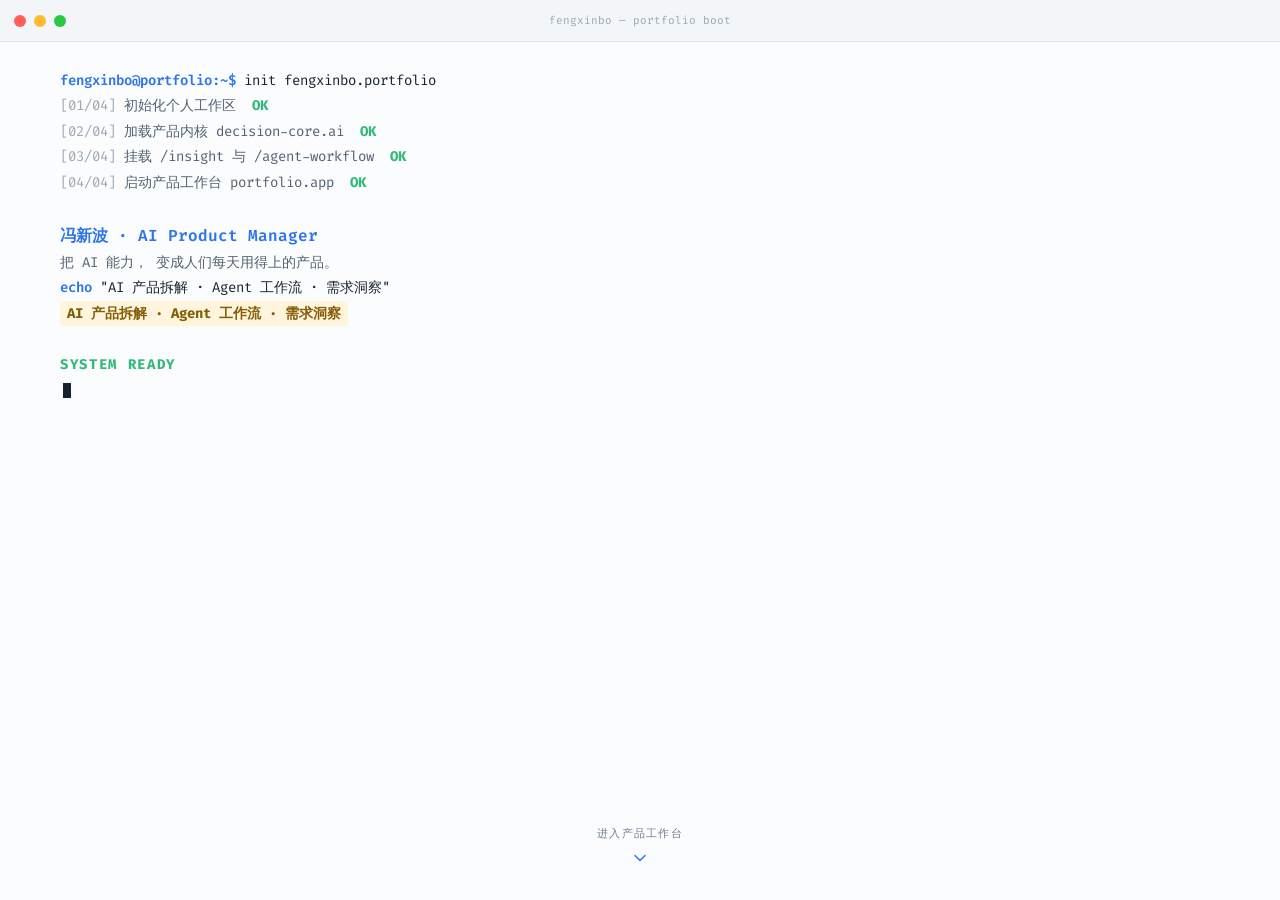
<file: index.html>
<!doctype html>
<html lang="zh-CN">
  <head>
    <meta charset="UTF-8" />
    <meta name="viewport" content="width=device-width, initial-scale=1.0" />
    <meta name="description" content="冯新波 · AI 产品经理 · 把 AI 能力，变成人们每天用得上的产品" />
    <meta name="theme-color" content="#f4f7f9" />
    <title>冯新波 · AI Product Manager</title>
    <link rel="preconnect" href="https://fonts.googleapis.com" />
    <link rel="preconnect" href="https://fonts.gstatic.com" crossorigin />
    <link href="https://fonts.googleapis.com/css2?family=Fira+Code:wght@400;500;600;700&family=Inter:wght@400;500;600;700&family=Kalam:wght@700&family=Noto+Sans+SC:wght@400;500;600;700&display=swap" rel="stylesheet" />
    <link rel="stylesheet" href="styles.css" />
  </head>
  <body>
    <a class="skip-link" href="#workspace-stage">跳到个人主页</a>

    <section class="terminal" id="terminal" aria-label="个人主页启动界面">
      <div class="terminal-titlebar">
        <div class="traffic-lights" aria-hidden="true"><i class="traffic-light red"></i><i class="traffic-light yellow"></i><i class="traffic-light green"></i></div>
        <p>fengxinbo — portfolio boot</p>
        <button class="terminal-skip" id="skip-boot" type="button">跳过启动</button>
      </div>
      <div class="terminal-body" id="terminal-body" aria-live="polite">
        <div id="boot-log"></div><span class="terminal-cursor" aria-hidden="true"></span>
      </div>
      <div class="boot-cta" id="boot-cta">
        <button id="enter-workspace" type="button"><span>进入产品工作台</span><svg width="20" height="20" viewBox="0 0 24 24" aria-hidden="true"><path d="m6 9 6 6 6-6" /></svg></button>
      </div>
    </section>

    <div class="wallpaper" aria-hidden="true"></div>

    <div class="site-shell" id="workspace">
      <header class="os-header">
        <button class="os-mark" type="button" data-open-view="about" aria-label="返回关于页面"><span id="site-handle">fengxinbo</span><i aria-hidden="true"></i></button>
        <p class="os-context" id="os-context">AI PRODUCT MANAGER / ABOUT</p>
      </header>

      <div class="os-layout">
        <nav class="os-sidebar" aria-label="个人主页导航">
          <button class="is-active" type="button" data-view="about" aria-controls="view-about" aria-current="page"><span class="nav-icon" aria-hidden="true"><svg viewBox="0 0 24 24"><circle cx="12" cy="8" r="3.2" /><path d="M5.8 19c.7-3.4 2.8-5.2 6.2-5.2s5.5 1.8 6.2 5.2" /></svg></span><span>ABOUT</span></button>
          <button type="button" data-view="work" aria-controls="view-work"><span class="nav-icon" aria-hidden="true"><svg viewBox="0 0 24 24"><rect x="4" y="6" width="16" height="12" rx="2" /><path d="M9 6V4.8h6V6M4 11h16" /></svg></span><span>WORK</span></button>
          <button type="button" data-view="notes" aria-controls="view-notes"><span class="nav-icon" aria-hidden="true"><svg viewBox="0 0 24 24"><path d="M6 4h9l3 3v13H6z" /><path d="M14 4v4h4M9 12h6M9 16h5" /></svg></span><span>NOTES</span></button>
          <button type="button" data-view="contact" aria-controls="view-contact"><span class="nav-icon" aria-hidden="true"><svg viewBox="0 0 24 24"><path d="M4 6h16v12H4z" /><path d="m5 7 7 6 7-6" /></svg></span><span>CONTACT</span></button>
        </nav>

        <main class="main-window">
          <div class="window-titlebar">
            <div class="traffic-lights" aria-hidden="true"><i class="traffic-light red"></i><i class="traffic-light yellow"></i><i class="traffic-light green"></i></div>
            <p class="window-path" id="window-path">~/portfolio/about</p>
            <span class="window-state" aria-label="窗口已打开"><svg width="14" height="14" viewBox="0 0 24 24" aria-hidden="true"><path d="M5 12h14" /></svg></span>
          </div>

          <div class="workspace-stage" id="workspace-stage">
            <section class="workspace-view about-view is-active" id="view-about" data-view-panel="about" aria-labelledby="about-title">
              <div class="identity-panel">
                <div class="portrait-rig" id="portrait-rig">
                  <svg class="portrait-rope" viewBox="0 0 104 166" preserveAspectRatio="none" aria-hidden="true"><path d="M52 -86 C52 -48 52 -24 52 0" /></svg>
                  <div class="portrait-drag-layer" id="portrait-drag-layer" aria-label="可拖动的个人头像卡">
                    <span class="portrait-clip" aria-hidden="true"><svg width="25" height="30" viewBox="0 0 25 30"><path d="M7 9.5V6.8a5.5 5.5 0 0 1 11 0v12.5a7.2 7.2 0 0 1-14.4 0V7.6" /></svg></span>
                    <figure class="portrait-card"><img id="profile-avatar" src="assets/profile-avatar.jpg" alt="冯新波个人头像" /><figcaption id="profile-avatar-caption">FENG XINBO / AI PM</figcaption></figure>
                  </div>
                </div>
                <p class="section-kicker" id="profile-label">PROFILE / 2026</p>
                <h1 id="about-title">冯新波</h1>
                <p class="role-title" id="profile-role">AI 产品经理</p>
                <span class="identity-rule" aria-hidden="true"></span>
                <p class="hero-statement" id="profile-statement">把 AI 能力，<br />变成人们每天用得上的产品。</p>
                <p class="proof-line"><svg width="16" height="16" viewBox="0 0 24 24" aria-hidden="true"><path d="m5 12 4 4 10-10" /></svg><span id="profile-skills">AI 产品拆解 · Agent 工作流 · 需求洞察</span></p>
                <p class="handwritten-formula" id="profile-formula" aria-label="技术理解乘用户洞察乘商业判断"><span>技术理解</span><b>×</b><span>用户洞察</span><b>×</b><span>商业判断</span></p>
                <div class="hero-actions">
                  <button class="primary-action" type="button" data-open-view="work"><span id="work-action-label">查看产品案例</span> <svg width="17" height="17" viewBox="0 0 24 24" aria-hidden="true"><path d="M5 12h14M14 7l5 5-5 5" /></svg></button>
                  <button class="text-action" type="button" data-open-view="notes"><span id="notes-action-label">阅读最新文章</span> →</button>
                </div>
              </div>

              <div class="decision-system">
                <div class="system-heading"><span></span><h2 id="decision-heading">PRODUCT DECISION SYSTEM</h2><span></span></div>
                <div class="decision-network">
                  <div class="decision-core" aria-hidden="true"><svg width="37" height="37" viewBox="0 0 24 24"><path d="M9 4h6v3h3v5h-3v3H9v-3H6V7h3z" /><path d="M10 18h4M12 15v3" /></svg><strong id="decision-center-title">产品定义</strong><small id="decision-center-label">DECISION CORE</small></div>
                  <button class="decision-lane is-selected" type="button" data-lane="scene" aria-pressed="true">
                    <span class="map-node"><i class="node-icon"><svg viewBox="0 0 24 24"><circle cx="12" cy="8" r="3" /><path d="M5 19c.8-3.7 3.1-5.6 7-5.6s6.2 1.9 7 5.6" /></svg></i><span><small>INPUT 01</small><strong>用户场景</strong></span></span><i class="signal-path" aria-hidden="true">›</i><span></span><i class="signal-path reverse" aria-hidden="true">›</i><span class="map-node"><i class="node-icon"><svg viewBox="0 0 24 24"><path d="M4 17 9 12l3 3 7-8" /><path d="M15 7h4v4" /></svg></i><span><small>OUTPUT 01</small><strong>可用体验</strong></span></span>
                  </button>
                  <button class="decision-lane lane-green" type="button" data-lane="agent" aria-pressed="false">
                    <span class="map-node"><i class="node-icon"><svg viewBox="0 0 24 24"><rect x="5" y="7" width="14" height="11" rx="3" /><path d="M9 11h.01M15 11h.01M9 15h6M12 4v3" /></svg></i><span><small>INPUT 02</small><strong>模型能力</strong></span></span><i class="signal-path" aria-hidden="true">›</i><span></span><i class="signal-path reverse" aria-hidden="true">›</i><span class="map-node"><i class="node-icon"><svg viewBox="0 0 24 24"><circle cx="6" cy="12" r="2" /><circle cx="18" cy="6" r="2" /><circle cx="18" cy="18" r="2" /><path d="m8 11 8-4M8 13l8 4" /></svg></i><span><small>OUTPUT 02</small><strong>Agent 工作流</strong></span></span>
                  </button>
                  <button class="decision-lane lane-amber" type="button" data-lane="value" aria-pressed="false">
                    <span class="map-node"><i class="node-icon"><svg viewBox="0 0 24 24"><circle cx="12" cy="12" r="8" /><circle cx="12" cy="12" r="3" /><path d="M12 2v3M22 12h-3" /></svg></i><span><small>INPUT 03</small><strong>业务目标</strong></span></span><i class="signal-path" aria-hidden="true">›</i><span></span><i class="signal-path reverse" aria-hidden="true">›</i><span class="map-node"><i class="node-icon"><svg viewBox="0 0 24 24"><path d="m5 12 4 4L19 6" /></svg></i><span><small>OUTPUT 03</small><strong>可验证价值</strong></span></span>
                  </button>
                </div>
                <p class="decision-explainer" id="decision-explainer"><svg width="16" height="16" viewBox="0 0 24 24" aria-hidden="true"><path d="m5 12 4 4 10-10" /></svg><span>从真实场景出发，找到值得解决的问题，再定义用户能理解、能控制的体验。</span></p>
              </div>
            </section>

            <section class="workspace-view work-view" id="view-work" data-view-panel="work" aria-labelledby="work-title">
              <div class="detail-heading"><p class="section-kicker" id="work-kicker">SELECTED WORK</p><h1 id="work-title">AI 产品、工具与持续实践</h1><p id="work-description">把判断变成可以运行、可以验证、可以继续迭代的产品与内容。</p><a class="inline-link" id="work-overview-link" href="https://github.com/fengxinbo558" target="_blank" rel="noopener"><span>查看 GitHub 全部项目</span> ↗</a></div>
              <div class="work-browser">
                <div class="work-list" id="work-list" role="tablist" aria-label="项目列表">
                  <button class="is-selected" type="button" role="tab" data-project="sound" aria-selected="true" aria-controls="project-sound"><span>01</span><strong>声音导演</strong><svg viewBox="0 0 24 24" aria-hidden="true"><path d="M5 12h14M14 7l5 5-5 5" /></svg></button>
                  <button type="button" role="tab" data-project="github" aria-selected="false" aria-controls="project-github" tabindex="-1"><span>02</span><strong>GitHub 开源主页</strong><svg viewBox="0 0 24 24" aria-hidden="true"><path d="M5 12h14M14 7l5 5-5 5" /></svg></button>
                  <button type="button" role="tab" data-project="channel" aria-selected="false" aria-controls="project-channel" tabindex="-1"><span>03</span><strong>AI 超人强</strong><svg viewBox="0 0 24 24" aria-hidden="true"><path d="M5 12h14M14 7l5 5-5 5" /></svg></button>
                </div>
                <div class="work-details" id="work-details">
                  <article class="project-panel is-selected" id="project-sound" data-project-panel="sound" role="tabpanel"><p class="work-meta">AI PRODUCT / OPEN SOURCE</p><h2>声音导演</h2><p>围绕声音创作与 AI 协作探索的个人项目，把创作需求转化为可执行的产品流程。</p><a class="project-link" href="https://github.com/fengxinbo558/rensheng" target="_blank" rel="noopener">查看项目 <span>↗</span></a><p class="work-status"><i></i>可公开访问</p></article>
                  <article class="project-panel" id="project-github" data-project-panel="github" role="tabpanel" hidden><p class="work-meta">BUILD IN PUBLIC</p><h2>GitHub 开源主页</h2><p>持续公开个人项目、实验与工作流，让产品思考留下可以复用和验证的版本记录。</p><a class="project-link" href="https://github.com/fengxinbo558" target="_blank" rel="noopener">访问 GitHub <span>↗</span></a><p class="work-status"><i></i>持续更新</p></article>
                  <article class="project-panel" id="project-channel" data-project-panel="channel" role="tabpanel" hidden><p class="work-meta">WRITING / AI PRODUCT</p><h2>AI 超人强</h2><p>记录 AI 产品拆解、Agent 工作流与真实使用体验，把一次判断沉淀成可讨论的公开内容。</p><a class="project-link" href="https://mp.weixin.qq.com/s/t1m4CRxeSTAquwfZ5ij9jw" target="_blank" rel="noopener">阅读公众号文章 <span>↗</span></a><p class="work-status"><i></i>持续写作</p></article>
                </div>
              </div>
            </section>

            <section class="workspace-view notes-view" id="view-notes" data-view-panel="notes" aria-labelledby="notes-title">
              <div class="detail-heading"><p class="section-kicker" id="notes-kicker">PUBLIC NOTES</p><h1 class="notes-title" id="notes-title">关于 AI 产品的公开笔记</h1><p id="notes-description">从产品入口、知识管理到 AI 分身，记录判断形成的过程。</p><button class="text-action notes-contact" type="button" data-open-view="contact"><span id="notes-contact-label">交流一个具体问题</span> →</button></div>
              <div class="notes-grid" id="notes-grid">
                <a class="note-card" href="https://mp.weixin.qq.com/s/vXqV_QBgE5vNep-U0-KMqw" target="_blank" rel="noopener"><span class="note-cover cover-entry" aria-hidden="true"><i>DEFAULT<br />ENTRY</i><b>CHAT<br />→ WORK</b></span><span class="note-card-body"><small>01 / AI 产品 · 2026.08</small><strong>ChatGPT 不想只和你聊天了：它正在争夺工作的默认入口</strong><span class="note-link">阅读原文 ↗</span></span></a>
                <a class="note-card" href="https://mp.weixin.qq.com/s/Qb1ArAg-xoccDqcfecveEQ" target="_blank" rel="noopener"><span class="note-cover cover-knowledge" aria-hidden="true"><i>FILES</i><b>≠</b><i>KNOWLEDGE</i></span><span class="note-card-body"><small>02 / 知识库 · 2026.08</small><strong>AI 知识库最大的错觉：资料可以问，不等于知识被管理了</strong><span class="note-link">阅读原文 ↗</span></span></a>
                <a class="note-card note-card-wide" href="https://mp.weixin.qq.com/s/t1m4CRxeSTAquwfZ5ij9jw" target="_blank" rel="noopener"><span class="note-cover cover-double" aria-hidden="true"><i>ME</i><span></span><i>SECOND ME</i><b>?</b></span><span class="note-card-body"><small>03 / 案例拆解 · 2026.08</small><strong>我养了一个越来越像我的 AI，最后却只敢让它做最简单的事</strong><span class="note-link">阅读原文 ↗</span></span></a>
              </div>
            </section>

            <section class="workspace-view contact-view" id="view-contact" data-view-panel="contact" aria-labelledby="contact-title">
              <div class="contact-copy"><p class="section-kicker" id="contact-kicker">OPEN CHANNEL</p><h1 id="contact-title">欢迎因为一个具体问题来找我</h1><p id="contact-description">如果你也在做 AI 产品、Agent 工作流或产品拆解，可以通过 GitHub 或公众号联系我。</p><a class="primary-action" id="contact-primary-link" href="https://github.com/fengxinbo558" target="_blank" rel="noopener"><span id="contact-primary-label">在 GitHub 找我</span> <span>↗</span></a></div>
              <div class="contact-status">
                <div class="contact-status-heading"><i></i><span id="contact-status-label">AVAILABLE FOR CONVERSATION</span></div>
                <div class="contact-channels" id="contact-channels">
                  <a href="https://github.com/fengxinbo558" target="_blank" rel="noopener"><span class="channel-icon"><svg viewBox="0 0 24 24" aria-hidden="true"><path d="M8 19c-4 1.2-4-2-5-2.5M16 21v-3.1c0-.9-.3-1.7-.9-2.2 3-.3 6.1-1.5 6.1-6.7 0-1.5-.5-2.7-1.4-3.7.1-.4.6-1.8-.1-3.7 0 0-1.1-.4-3.8 1.4a13 13 0 0 0-6.9 0C6.3 1.2 5.2 1.6 5.2 1.6c-.7 1.9-.2 3.3-.1 3.7C4.2 6.3 3.7 7.5 3.7 9c0 5.2 3.1 6.4 6.1 6.7-.5.4-.8 1-.9 1.8V21" /></svg></span><span><small>GITHUB</small><strong>@fengxinbo558</strong></span><svg viewBox="0 0 24 24" aria-hidden="true"><path d="M7 17 17 7M8 7h9v9" /></svg></a>
                  <a href="https://mp.weixin.qq.com/s/t1m4CRxeSTAquwfZ5ij9jw" target="_blank" rel="noopener"><span class="channel-icon"><svg viewBox="0 0 24 24" aria-hidden="true"><path d="M12.7 12.5c0 3.4-3 6.1-6.6 6.1-.7 0-1.3-.1-1.9-.3L1.5 20l.8-2.5A5.8 5.8 0 0 1 0 12.8c0-3.4 3-6.1 6.6-6.1s6.1 2.3 6.1 5.8Z" /><path d="M10.4 7.3c.9-2.1 3.2-3.6 5.9-3.6 3.5 0 6.4 2.6 6.4 5.8 0 1.7-.8 3.2-2.1 4.3l.7 2.4-2.5-1.4c-.6.2-1.2.3-1.9.3-1.9 0-3.6-.8-4.8-2" /></svg></span><span><small>WECHAT OFFICIAL ACCOUNT</small><strong>AI 超人强</strong></span><svg viewBox="0 0 24 24" aria-hidden="true"><path d="M7 17 17 7M8 7h9v9" /></svg></a>
                </div>
                <p class="response-note"><span id="contact-response-label">STATUS</span><b id="contact-response-text">优先回复具体、清楚的问题</b></p>
              </div>
            </section>
          </div>
        </main>
      </div>

      <footer class="terminal-strip"><p><b id="footer-handle">fengxinbo@portfolio</b>:~$ <span id="footer-command">open about</span></p><a class="edit-content-link" href="admin/" target="_blank" rel="noopener" aria-label="打开个人主页编辑后台">⚙ 编辑内容</a><span class="system-status"><i></i> SYSTEM ONLINE · <span id="year"></span></span></footer>
    </div>

    <noscript><style>.workspace-view{display:grid!important;border-bottom:1px solid #dce3e9}.site-shell{position:relative!important;min-height:100vh;overflow:visible!important}.workspace-stage{height:auto!important}.main-window{overflow:visible!important}</style></noscript>
    <script src="content-model.js"></script>
    <script src="script.js"></script>
  </body>
</html>
</file>
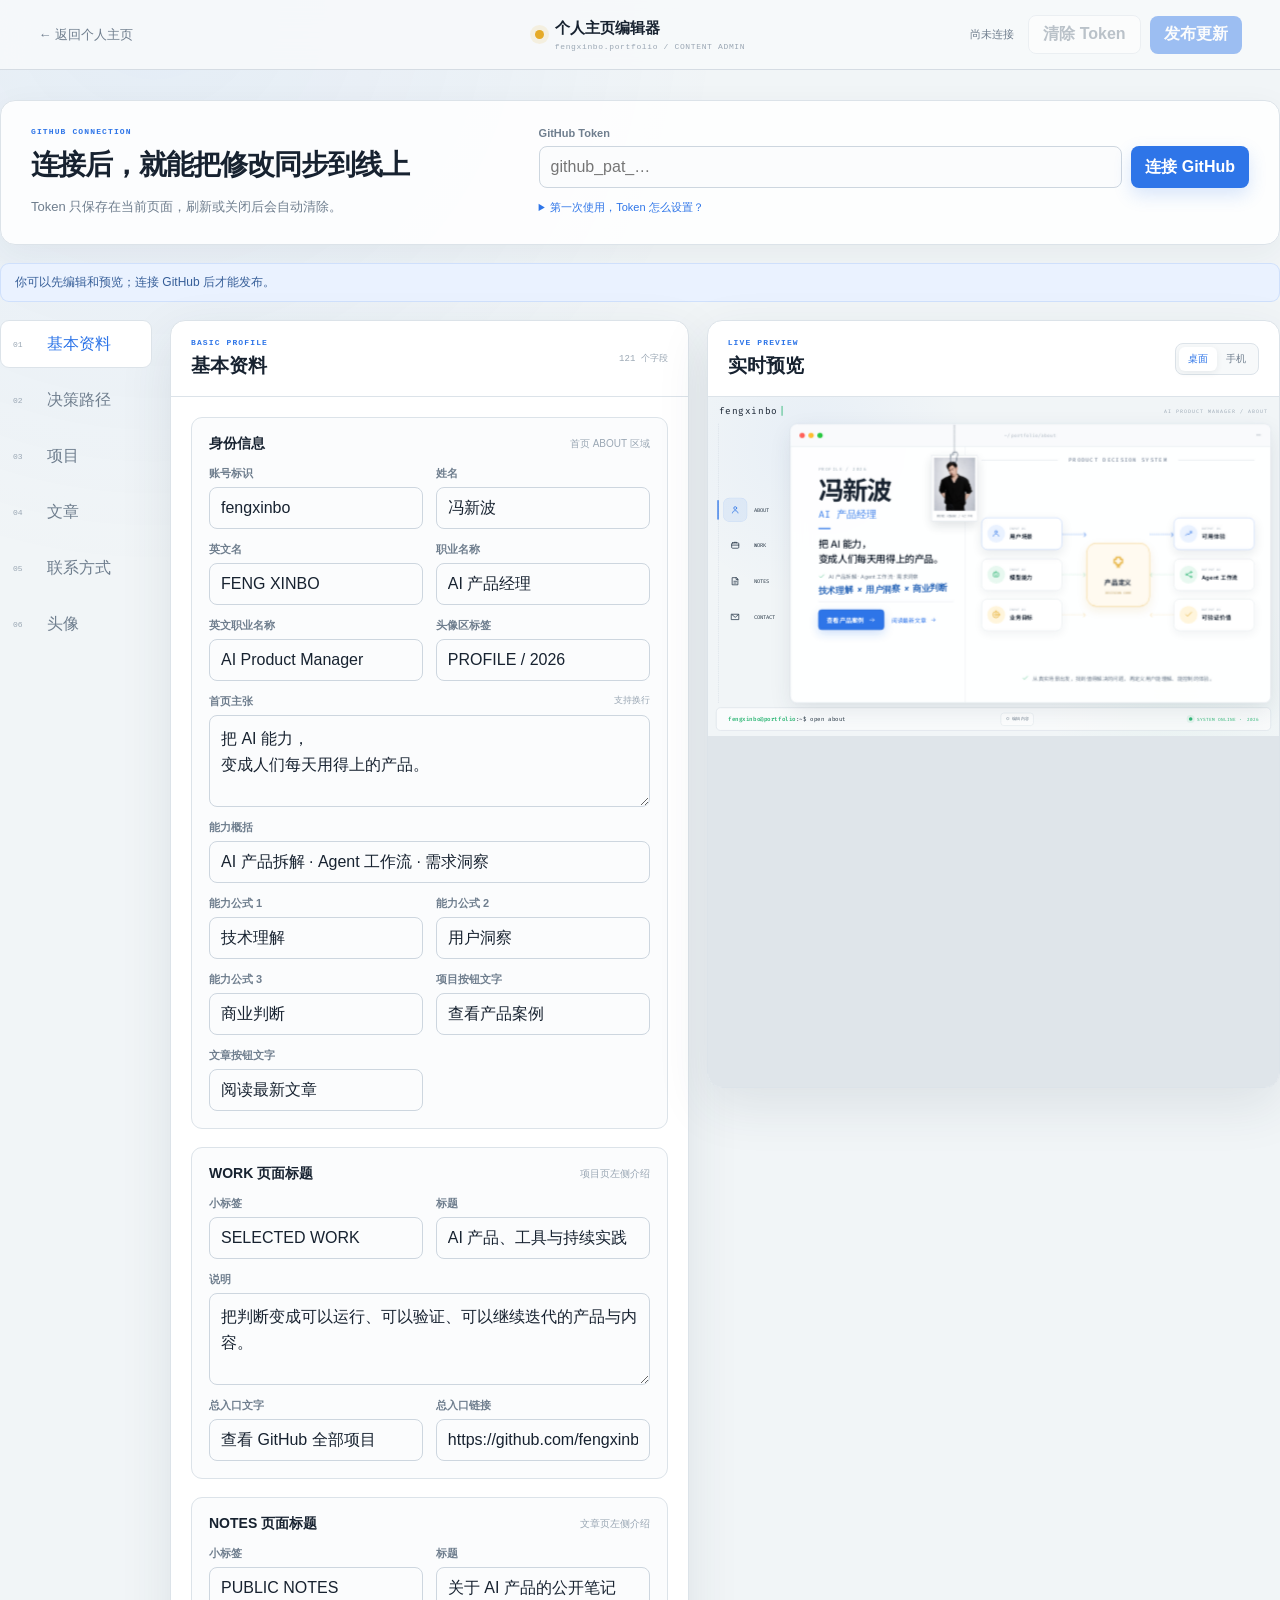
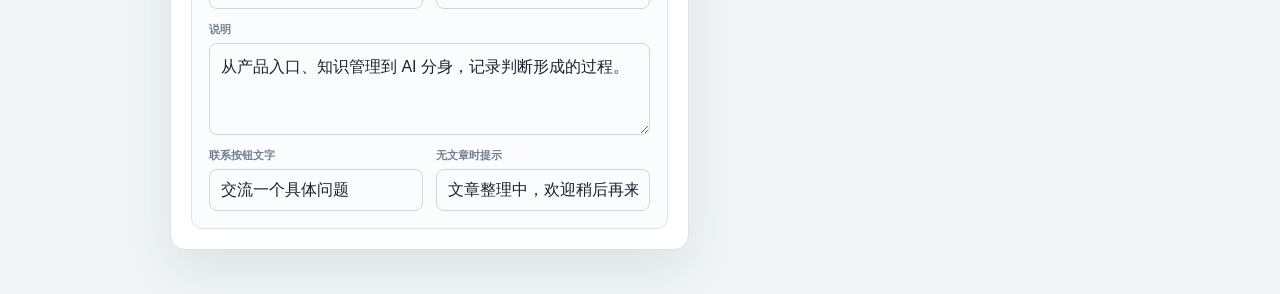
<file: admin/index.html>
<!doctype html>
<html lang="zh-CN">
  <head>
    <meta charset="UTF-8" />
    <meta name="viewport" content="width=device-width, initial-scale=1.0" />
    <meta name="description" content="冯新波个人主页可视化编辑后台" />
    <meta name="robots" content="noindex, nofollow" />
    <meta name="theme-color" content="#f4f7f9" />
    <title>编辑个人主页 · 冯新波</title>
    <link rel="stylesheet" href="admin.css" />
  </head>
  <body>
    <a class="skip-link" href="#editor">跳到内容编辑区</a>

    <header class="admin-header">
      <a class="back-link" href="../">← 返回个人主页</a>
      <div class="admin-title">
        <span class="status-dot" aria-hidden="true"></span>
        <div><strong>个人主页编辑器</strong><small>fengxinbo.portfolio / CONTENT ADMIN</small></div>
      </div>
      <div class="header-actions">
        <span class="save-state" id="save-state">正在读取内容…</span>
        <button class="quiet-button" id="clear-token" type="button" disabled>清除 Token</button>
        <button class="publish-button" id="publish" type="button" disabled>发布更新</button>
      </div>
    </header>

    <section class="connection-card" aria-labelledby="connection-title">
      <div>
        <p class="eyebrow">GITHUB CONNECTION</p>
        <h1 id="connection-title">连接后，就能把修改同步到线上</h1>
        <p>Token 只保存在当前页面，刷新或关闭后会自动清除。</p>
      </div>
      <div class="token-box">
        <label for="github-token">GitHub Token</label>
        <div class="token-row">
          <input id="github-token" type="password" placeholder="github_pat_…" autocomplete="off" autocapitalize="off" spellcheck="false" />
          <button id="connect" type="button">连接 GitHub</button>
        </div>
        <details>
          <summary>第一次使用，Token 怎么设置？</summary>
          <ol>
            <li><a href="https://github.com/settings/personal-access-tokens/new" target="_blank" rel="noopener">打开 GitHub 新建细粒度 Token</a>。</li>
            <li>仓库只选择 <code>fengxinbo558.github.io</code>。</li>
            <li>Repository permissions 里把 Contents 设为 Read and write。</li>
          </ol>
        </details>
      </div>
    </section>

    <div class="notice" id="notice" role="status" aria-live="polite">你可以先编辑和预览；连接 GitHub 后才能发布。</div>

    <main class="admin-shell">
      <nav class="editor-nav" aria-label="编辑内容分类">
        <button class="is-active" type="button" data-panel="profile"><span>01</span>基本资料</button>
        <button type="button" data-panel="decision"><span>02</span>决策路径</button>
        <button type="button" data-panel="projects"><span>03</span>项目</button>
        <button type="button" data-panel="articles"><span>04</span>文章</button>
        <button type="button" data-panel="contacts"><span>05</span>联系方式</button>
        <button type="button" data-panel="avatar"><span>06</span>头像</button>
      </nav>

      <section class="editor-card" id="editor" aria-labelledby="editor-title">
        <header class="editor-heading">
          <div><p class="eyebrow" id="editor-kicker">BASIC PROFILE</p><h2 id="editor-title">基本资料</h2></div>
          <span id="field-count"></span>
        </header>
        <div class="validation-summary" id="validation-summary" role="alert" hidden></div>
        <form id="editor-form" novalidate>
          <section class="form-panel is-active" data-form-panel="profile"></section>
          <section class="form-panel" data-form-panel="decision" hidden></section>
          <section class="form-panel" data-form-panel="projects" hidden></section>
          <section class="form-panel" data-form-panel="articles" hidden></section>
          <section class="form-panel" data-form-panel="contacts" hidden></section>
          <section class="form-panel" data-form-panel="avatar" hidden></section>
        </form>
      </section>

      <aside class="preview-card" aria-labelledby="preview-title">
        <header class="preview-heading">
          <div><p class="eyebrow">LIVE PREVIEW</p><h2 id="preview-title">实时预览</h2></div>
          <div class="preview-switch" role="group" aria-label="预览尺寸">
            <button class="is-active" type="button" data-preview-size="desktop">桌面</button>
            <button type="button" data-preview-size="mobile">手机</button>
          </div>
        </header>
        <div class="preview-viewport" id="preview-viewport">
          <iframe id="site-preview" title="个人主页实时预览" src="../?preview=1"></iframe>
        </div>
      </aside>
    </main>

    <section class="publish-drawer" id="publish-drawer" aria-labelledby="publish-title" hidden>
      <div>
        <p class="eyebrow">PUBLISH UPDATE</p>
        <h2 id="publish-title">确认发布这次修改</h2>
        <p>发布后 GitHub Pages 通常需要一点时间同步。</p>
      </div>
      <label for="commit-message">本次更新说明（可选）</label>
      <input id="commit-message" maxlength="120" placeholder="例如：更新项目与联系方式" />
      <div class="drawer-actions">
        <button class="quiet-button" id="cancel-publish" type="button">取消</button>
        <button class="publish-button" id="confirm-publish" type="button">确认发布</button>
      </div>
    </section>
    <div class="drawer-backdrop" id="drawer-backdrop" hidden></div>

    <script src="../content-model.js"></script>
    <script src="admin.js"></script>
  </body>
</html>
</file>
<file: styles.css>
:root {
  --paper: #f4f7f9;
  --surface: rgba(255, 255, 255, .93);
  --surface-solid: #fff;
  --ink: #172230;
  --muted: #6f7e8e;
  --faint: #9aa7b4;
  --line: #dce3e9;
  --line-strong: #cdd6df;
  --blue: #2e75e8;
  --blue-soft: #eaf2ff;
  --green: #33b879;
  --green-soft: #e8f8f0;
  --amber: #e5aa27;
  --amber-soft: #fff5dc;
  --shadow: 0 18px 52px rgba(39, 58, 78, .1);
  --mono: "Fira Code", "SFMono-Regular", Menlo, Consolas, "PingFang SC", monospace;
  --sans: Inter, "Noto Sans SC", -apple-system, BlinkMacSystemFont, "Segoe UI", sans-serif;
  --hand: Kalam, "Marker Felt", "Comic Sans MS", cursive;
  --ease: cubic-bezier(.2, .78, .25, 1);
}

*, *::before, *::after { box-sizing: border-box; }
* { margin: 0; padding: 0; }
html, body { width: 100%; min-height: 100%; }
html { background: var(--paper); }
body {
  overflow: hidden;
  background: var(--paper);
  color: var(--ink);
  font-family: var(--sans);
  -webkit-font-smoothing: antialiased;
  text-rendering: optimizeLegibility;
}
button, a { color: inherit; font: inherit; }
button { border: 0; }
a { text-decoration: none; }
img { display: block; max-width: 100%; }
svg { fill: none; stroke: currentColor; stroke-linecap: round; stroke-linejoin: round; stroke-width: 1.7; }
[hidden] { display: none !important; }
::selection { background: #cfe0fb; color: var(--ink); }
:focus-visible { outline: 3px solid rgba(46, 117, 232, .3); outline-offset: 3px; }

.skip-link {
  position: fixed;
  z-index: 1000;
  top: 10px;
  left: 10px;
  padding: 10px 14px;
  border-radius: 8px;
  background: var(--ink);
  color: #fff;
  visibility: hidden;
  transform: translateY(-150%);
  transition: transform .2s ease, visibility 0s linear .2s;
}
.skip-link:focus { visibility: visible; transform: translateY(0); transition-delay: 0s; }

.wallpaper {
  position: fixed;
  inset: 0;
  background:
    radial-gradient(circle at 18% 14%, rgba(46, 117, 232, .05), transparent 28%),
    radial-gradient(circle at 82% 86%, rgba(51, 184, 121, .045), transparent 24%),
    #f1f5f7;
}

/* 启动终端 */
.terminal { display: none; }
.js .terminal {
  position: fixed;
  z-index: 100;
  inset: 0;
  display: flex;
  overflow: hidden;
  flex-direction: column;
  background: rgba(250, 252, 253, .98);
  color: #243142;
  font-family: var(--mono);
  transition: opacity .65s ease, transform .72s var(--ease), filter .65s ease, visibility 0s linear .72s;
}
.terminal.is-leaving { opacity: 0; filter: blur(4px); transform: translateY(-26px) scale(1.018); }
.terminal.is-gone { visibility: hidden; pointer-events: none; }
.terminal-titlebar {
  display: grid;
  height: 42px;
  flex: none;
  grid-template-columns: 1fr auto 1fr;
  align-items: center;
  padding: 0 14px;
  border-bottom: 1px solid var(--line);
  background: rgba(244, 247, 249, .92);
}
.terminal-titlebar > p { color: var(--faint); font-size: 11px; }
.terminal-skip {
  justify-self: end;
  padding: 6px 8px;
  border-radius: 6px;
  background: transparent;
  color: var(--muted);
  cursor: pointer;
  font-size: 10px;
}
.terminal-skip:hover { background: var(--blue-soft); color: var(--blue); }
.traffic-lights { display: flex; gap: 8px; }
.traffic-light { display: block; width: 12px; height: 12px; border-radius: 50%; }
.traffic-light.red { background: #ff5f57; }
.traffic-light.yellow { background: #febc2e; }
.traffic-light.green { background: #28c840; }
.terminal-body {
  overflow-y: auto;
  flex: 1;
  padding: 26px 28px 120px calc(28px + 4ch);
  font-size: 14px;
  line-height: 1.82;
  scrollbar-color: #d4dce4 transparent;
}
.term-line { white-space: pre-wrap; word-break: break-word; animation: boot-line .24s both; }
.term-prompt { color: var(--blue); font-weight: 600; }
.term-command { color: var(--ink); }
.term-output { color: #536273; }
.term-dim { color: var(--faint); }
.term-ok { color: var(--green); font-weight: 700; }
.term-gold { display: inline-block; padding: 0 7px; border-radius: 4px; background: var(--amber-soft); color: #835d08; font-weight: 700; }
.term-name { color: var(--blue); font-size: 16px; font-weight: 600; }
.term-ready { color: var(--green); font-weight: 700; letter-spacing: .12em; }
.terminal-cursor { display: inline-block; width: .55em; height: 1.08em; margin-left: 3px; background: var(--ink); vertical-align: middle; animation: cursor-blink 1s step-end infinite; }
.boot-cta {
  position: absolute;
  right: 0;
  bottom: 32px;
  left: 0;
  display: grid;
  justify-items: center;
  opacity: 0;
  pointer-events: none;
  transition: opacity .35s ease;
}
.boot-cta.is-ready { opacity: 1; pointer-events: auto; }
.boot-cta button { display: grid; justify-items: center; gap: 7px; background: transparent; color: var(--muted); cursor: pointer; font-family: var(--mono); font-size: 11px; letter-spacing: .11em; }
.boot-cta button:hover { color: var(--blue); }
.boot-cta svg { color: var(--blue); animation: cta-float 1.5s ease-in-out infinite; }

/* 桌面外壳 */
.site-shell {
  position: fixed;
  z-index: 10;
  inset: 0;
  display: grid;
  grid-template-rows: 44px minmax(0, 1fr) 60px;
  gap: 14px;
  padding: 20px 22px 18px;
}
.js .site-shell {
  visibility: hidden;
  opacity: 0;
  pointer-events: none;
  transform: translateY(16px) scale(.992);
  transition: opacity .52s ease, transform .7s var(--ease), visibility 0s linear .7s;
}
.js .site-shell.is-primed { visibility: visible; transition-delay: 0s; }
.js .site-shell.is-live { opacity: 1; pointer-events: auto; transform: none; }
.os-header { display: flex; align-items: center; justify-content: space-between; padding: 0 6px; }
.os-mark { display: inline-flex; align-items: center; gap: 9px; background: transparent; cursor: pointer; font-family: var(--mono); font-size: 21px; letter-spacing: .08em; }
.os-mark i { width: 2px; height: 22px; background: var(--green); animation: cursor-blink 1.1s step-end 4; }
.os-context { color: var(--faint); font-family: var(--mono); font-size: 11px; letter-spacing: .18em; }
.os-layout { display: grid; min-height: 0; grid-template-columns: 148px minmax(0, 1fr); gap: 18px; }
.os-sidebar { position: relative; display: flex; flex-direction: column; justify-content: center; gap: 16px; }
.os-sidebar::before { position: absolute; top: 0; bottom: 0; left: 5px; border-left: 1px dashed var(--line-strong); content: ""; }
.os-sidebar button {
  position: relative;
  display: grid;
  min-height: 58px;
  grid-template-columns: 54px 1fr;
  align-items: center;
  gap: 14px;
  padding: 5px 4px 5px 16px;
  background: transparent;
  color: #263544;
  cursor: pointer;
  font-family: var(--mono);
  font-size: 12px;
  text-align: left;
  transition: color .2s ease, transform .2s ease;
}
.os-sidebar button::before { position: absolute; left: 3px; width: 3px; height: 0; border-radius: 3px; background: var(--blue); content: ""; transition: height .22s ease; }
.os-sidebar button:hover { color: var(--blue); transform: translateX(2px); }
.os-sidebar button.is-active::before { height: 44px; }
.nav-icon { display: grid; width: 54px; height: 54px; place-items: center; border: 1px solid transparent; border-radius: 14px; color: #253647; transition: color .2s ease, background .2s ease, border-color .2s ease; }
.nav-icon svg { width: 24px; height: 24px; }
.os-sidebar button.is-active .nav-icon { border-color: rgba(46, 117, 232, .12); background: rgba(46, 117, 232, .08); color: var(--blue); }
.main-window { min-width: 0; min-height: 0; overflow: hidden; border: 1px solid var(--line-strong); border-radius: 15px; background: var(--surface); box-shadow: var(--shadow); backdrop-filter: blur(22px) saturate(110%); }
.window-titlebar { display: grid; height: 50px; grid-template-columns: 1fr auto 1fr; align-items: center; padding: 0 20px; border-bottom: 1px solid var(--line); background: rgba(248, 250, 252, .86); }
.window-path { color: var(--faint); font-family: var(--mono); font-size: 10px; letter-spacing: .08em; }
.window-state { justify-self: end; color: var(--muted); }
.workspace-stage { height: calc(100% - 50px); min-height: 0; }
.workspace-view { display: none; height: 100%; min-height: 0; animation: view-swap .44s var(--ease) both; }
.workspace-view.is-active { display: grid; }

/* About */
.about-view { grid-template-columns: minmax(350px, .86fr) minmax(540px, 1.5fr); }
.identity-panel { position: relative; display: flex; min-width: 0; flex-direction: column; justify-content: flex-start; padding: 80px 26px 38px 62px; border-right: 1px solid rgba(220, 227, 233, .72); }
.section-kicker { margin-bottom: 12px; color: var(--faint); font-family: var(--mono); font-size: 10px; letter-spacing: .18em; }
.identity-panel h1 { max-width: 270px; font-size: clamp(46px, 4.45vw, 66px); font-weight: 700; line-height: 1.04; letter-spacing: -.05em; }
.role-title { margin-top: 11px; color: var(--blue); font-family: var(--mono); font-size: clamp(18px, 1.7vw, 22px); letter-spacing: .02em; }
.identity-rule { width: 28px; height: 3px; margin: 22px 0 24px; border-radius: 3px; background: var(--blue); }
.hero-statement { font-size: clamp(20px, 1.75vw, 25px); font-weight: 500; line-height: 1.65; letter-spacing: -.02em; white-space: pre-line; }
.proof-line { display: flex; align-items: center; gap: 8px; margin-top: 18px; color: var(--muted); font-size: 12px; }
.proof-line svg { flex: none; color: var(--green); }
.handwritten-formula { display: flex; align-items: baseline; gap: clamp(7px, .8vw, 12px); margin-top: 19px; color: #2463b7; font-family: var(--hand); font-size: clamp(18px, 1.55vw, 25px); font-weight: 700; line-height: 1; letter-spacing: -.035em; transform: rotate(-1.4deg); }
.handwritten-formula b { font-weight: 700; }
.hero-actions { display: flex; align-items: center; gap: 16px; margin-top: 22px; padding-top: 22px; border-top: 1px solid var(--line); }
.primary-action, .text-action { display: inline-flex; align-items: center; justify-content: center; gap: 9px; cursor: pointer; transition: transform .2s ease, box-shadow .2s ease, color .2s ease; }
.primary-action { min-height: 46px; padding: 0 18px; border: 1px solid #286bd2; border-radius: 8px; background: var(--blue); color: #fff; font-size: 14px; font-weight: 600; box-shadow: 0 9px 22px rgba(46, 117, 232, .22); }
.primary-action:hover { transform: translateY(-2px); box-shadow: 0 12px 28px rgba(46, 117, 232, .28); }
.text-action { background: transparent; color: var(--blue); font-size: 13px; }
.text-action:hover { transform: translateX(3px); }
.portrait-rig { position: absolute; z-index: 5; top: 27px; right: -28px; width: 104px; height: 158px; transform-origin: 50% -76px; }
.portrait-drag-layer { --portrait-x: 0px; --portrait-y: 0px; --portrait-rotation: 0deg; position: relative; width: 100%; height: 100%; cursor: grab; touch-action: none; user-select: none; will-change: transform; transform: translate3d(var(--portrait-x), var(--portrait-y), 0) rotate(var(--portrait-rotation)); transition: transform .62s cubic-bezier(.22, 1.3, .36, 1); }
.portrait-drag-layer.is-dragging { cursor: grabbing; transition: none; }
.portrait-rope { position: absolute; z-index: -1; inset: 0; width: 100%; height: 100%; overflow: visible; pointer-events: none; }
.portrait-rope path { fill: none; stroke: #87939f; stroke-width: 1.35; filter: drop-shadow(0 1px 0 rgba(255, 255, 255, .7)); }
.portrait-card { position: relative; overflow: hidden; width: 104px; height: 150px; padding: 5px 5px 25px; border: 1px solid #d6dde4; border-radius: 4px; background: #fff; box-shadow: 0 10px 24px rgba(42, 57, 72, .14); }
.portrait-card img { width: 100%; height: 119px; object-fit: cover; filter: saturate(.88) contrast(.98); }
.portrait-card.portrait-fallback::before { display: grid; width: 100%; height: 119px; place-items: center; background: var(--blue-soft); color: var(--ink); content: var(--portrait-initial, "冯"); font-size: 48px; font-weight: 700; }
.portrait-card figcaption { position: absolute; right: 8px; bottom: 7px; left: 8px; color: #6f7b87; font-family: var(--mono); font-size: 7px; letter-spacing: .05em; text-align: center; }
.portrait-clip { position: absolute; z-index: 2; top: -8px; left: 50%; color: #697786; transform: translateX(-50%) rotate(8deg); }
.site-shell.is-live .portrait-rig { animation: portrait-drop .9s cubic-bezier(.18, .82, .28, 1.08) .45s both; }
.site-shell.is-live .portrait-card { animation: portrait-swing 1.18s cubic-bezier(.2, .7, .25, 1) 1.08s both; }

.decision-system { display: flex; min-width: 0; flex-direction: column; padding: 34px clamp(24px, 2.8vw, 48px) 22px; }
.system-heading { display: grid; grid-template-columns: minmax(30px, 1fr) auto minmax(30px, 1fr); align-items: center; gap: 24px; }
.system-heading span { height: 1px; background: var(--line-strong); }
.system-heading h2 { color: #748498; font-family: var(--mono); font-size: clamp(9px, 1vw, 12px); font-weight: 500; letter-spacing: .22em; white-space: nowrap; }
.decision-network { position: relative; display: grid; min-height: 350px; flex: 1; align-content: center; gap: 24px; margin-top: 12px; }
.decision-core { position: absolute; z-index: 3; top: 50%; left: 50%; display: flex; width: 142px; height: 164px; flex-direction: column; align-items: center; justify-content: center; border: 1px solid rgba(229, 170, 39, .62); border-radius: 22px; background: #fffaf0; color: #243142; box-shadow: 0 10px 24px rgba(194, 139, 20, .12); pointer-events: none; transform: translate(-50%, -50%); }
.decision-core svg { margin-bottom: 14px; color: var(--amber); }
.decision-core strong { font-size: 15px; }
.decision-core small { margin-top: 9px; color: #af8b3e; font-family: var(--mono); font-size: 7px; letter-spacing: .08em; }
.decision-lane { --lane-color: var(--blue); --lane-soft: var(--blue-soft); display: grid; min-width: 0; grid-template-columns: minmax(126px, 1fr) minmax(22px, .3fr) 142px minmax(22px, .3fr) minmax(126px, 1fr); align-items: center; background: transparent; cursor: pointer; text-align: left; }
.decision-lane.lane-green { --lane-color: var(--green); --lane-soft: var(--green-soft); }
.decision-lane.lane-amber { --lane-color: var(--amber); --lane-soft: var(--amber-soft); }
.map-node { display: flex; min-width: 0; min-height: 82px; align-items: center; gap: 10px; padding: 10px 12px; border: 1px solid var(--line); border-radius: 13px; background: rgba(255, 255, 255, .86); box-shadow: 0 8px 22px rgba(34, 52, 70, .06); transition: border-color .22s ease, transform .22s ease, box-shadow .22s ease; }
.decision-lane:hover .map-node, .decision-lane.is-selected .map-node { border-color: color-mix(in srgb, var(--lane-color) 42%, white); }
.decision-lane.is-selected .map-node { transform: translateY(-2px); box-shadow: 0 10px 24px rgba(34, 52, 70, .1); }
.node-icon { display: grid; width: 40px; height: 40px; flex: none; place-items: center; border-radius: 50%; background: var(--lane-soft); color: var(--lane-color); }
.node-icon svg { width: 21px; height: 21px; }
.map-node > span:last-child { min-width: 0; }
.map-node small { display: block; margin-bottom: 3px; color: var(--faint); font-family: var(--mono); font-size: 7px; letter-spacing: .08em; }
.map-node strong { display: block; overflow: hidden; font-size: clamp(11px, 1vw, 14px); font-weight: 600; text-overflow: ellipsis; white-space: nowrap; }
.signal-path { display: flex; align-items: center; color: var(--lane-color); font-size: 19px; font-style: normal; opacity: .38; transition: opacity .2s ease; }
.signal-path::before { flex: 1; border-top: 1px dashed currentColor; content: ""; }
.signal-path.reverse { transform: scaleX(-1); }
.decision-lane.is-selected .signal-path { opacity: 1; animation: signal-pulse 1.2s ease-out both; }
.decision-explainer { display: flex; min-height: 44px; align-items: center; justify-content: center; gap: 9px; margin: -34px auto 32px; padding: 8px 14px; color: var(--muted); font-size: 12px; text-align: center; }
.decision-explainer svg { flex: none; color: var(--green); }
.decision-explainer.is-changing { animation: decision-copy .34s ease both; }

/* Work / Notes / Contact */
.work-view, .notes-view, .contact-view { grid-template-columns: minmax(300px, .68fr) minmax(520px, 1.35fr); align-items: center; gap: clamp(28px, 4.5vw, 76px); padding: clamp(36px, 5vw, 76px); }
.detail-heading h1, .contact-copy h1 { max-width: 520px; font-size: clamp(36px, 3.25vw, 49px); line-height: 1.23; letter-spacing: -.045em; }
.detail-heading > p:not(.section-kicker), .contact-copy > p:not(.section-kicker) { max-width: 460px; margin-top: 22px; color: var(--muted); font-size: 15px; line-height: 1.8; }
.inline-link { display: inline-flex; align-items: center; gap: 8px; margin-top: 23px; color: var(--blue); font-size: 13px; font-weight: 600; }
.inline-link:hover, .project-link:hover { text-decoration: underline; text-underline-offset: 4px; }
.work-browser { display: grid; min-height: 350px; grid-template-columns: .86fr 1fr; overflow: hidden; border: 1px solid var(--line); border-radius: 16px; background: #fbfcfd; }
.work-list { display: flex; flex-direction: column; border-right: 1px solid var(--line); }
.work-list button { display: grid; flex: 1; grid-template-columns: 32px 1fr 18px; align-items: center; gap: 12px; padding: 18px; border-bottom: 1px solid var(--line); background: transparent; cursor: pointer; text-align: left; }
.work-list button:last-child { border-bottom: 0; }
.work-list button span { color: var(--faint); font-family: var(--mono); font-size: 10px; }
.work-list button strong { font-size: 13px; font-weight: 600; }
.work-list button svg { width: 17px; color: var(--faint); }
.work-list button.is-selected { background: var(--blue-soft); color: var(--blue); }
.work-list button.is-selected svg { color: var(--blue); }
.project-arrow { color: var(--faint); font-size: 16px; }
.work-list button.is-selected .project-arrow { color: var(--blue); }
.work-details { min-width: 0; }
.project-panel { display: flex; height: 100%; flex-direction: column; justify-content: center; padding: 34px; animation: view-swap .38s ease both; }
.work-meta { color: var(--blue); font-family: var(--mono); font-size: 9px; letter-spacing: .12em; }
.project-panel h2 { margin-top: 16px; font-size: 28px; }
.project-panel > p:not(.work-meta):not(.work-status) { margin-top: 13px; color: var(--muted); font-size: 14px; line-height: 1.7; }
.project-link { display: inline-flex; align-self: flex-start; align-items: center; gap: 8px; margin-top: 25px; color: var(--blue); font-size: 12px; font-weight: 600; }
.work-status { display: flex; align-items: center; gap: 8px; margin-top: 34px; color: var(--muted); font-size: 11px; }
.work-status i, .contact-status-heading i { width: 8px; height: 8px; border-radius: 50%; background: var(--green); box-shadow: 0 0 0 5px rgba(51, 184, 121, .1); }

.notes-view { grid-template-columns: minmax(285px, .58fr) minmax(570px, 1.46fr); gap: clamp(26px, 3.8vw, 60px); padding: clamp(28px, 3.8vw, 56px); }
.notes-title { font-size: clamp(32px, 2.9vw, 44px) !important; }
.notes-contact { margin-top: 24px; }
.notes-grid { display: grid; grid-template-columns: repeat(2, minmax(0, 1fr)); gap: 13px; }
.note-card { display: flex; min-width: 0; flex-direction: column; overflow: hidden; border-top: 2px solid var(--line-strong); background: #fafcfd; transition: transform .22s ease, border-color .22s ease, background .22s ease; }
.note-card:hover { border-top-color: var(--blue); background: var(--blue-soft); transform: translateY(-3px); }
.note-card-wide { grid-column: 1 / -1; display: grid; grid-template-columns: .8fr 1.2fr; }
.note-cover { position: relative; display: flex; min-height: 112px; align-items: center; justify-content: center; overflow: hidden; background: #e9eef4; color: #27384a; font-family: var(--mono); }
.note-cover::after { position: absolute; inset: 0; background-image: radial-gradient(rgba(23, 34, 48, .15) .7px, transparent .7px); background-size: 12px 12px; content: ""; mask-image: linear-gradient(90deg, #000, transparent); }
.cover-entry { justify-content: space-around; background: linear-gradient(135deg, #dbe9ff, #f5f9ff); }
.cover-entry i, .cover-entry b { position: relative; z-index: 1; font-style: normal; font-size: 10px; line-height: 1.5; }
.cover-entry b { color: var(--blue); font-size: 16px; }
.cover-knowledge { gap: 16px; background: linear-gradient(135deg, #e6f6ee, #fbfdfc); }
.cover-knowledge i { z-index: 1; padding: 8px; border: 1px solid rgba(51, 184, 121, .28); border-radius: 6px; font-size: 9px; font-style: normal; }
.cover-knowledge b { z-index: 1; color: var(--green); font-size: 28px; }
.cover-double { gap: 13px; background: linear-gradient(135deg, #fff3d8, #fffaf0); }
.cover-double i { z-index: 1; font-size: 10px; font-style: normal; }
.cover-double > span { z-index: 1; width: 38px; border-top: 1px dashed var(--amber); }
.cover-double b { z-index: 1; color: var(--amber); font-size: 30px; }
.cover-blue { gap: 20px; background: linear-gradient(135deg, #dbe9ff, #f5f9ff); }
.cover-green { gap: 20px; background: linear-gradient(135deg, #e6f6ee, #fbfdfc); }
.cover-amber { gap: 20px; background: linear-gradient(135deg, #fff3d8, #fffaf0); }
.cover-blue i, .cover-green i, .cover-amber i,
.cover-blue b, .cover-green b, .cover-amber b { position: relative; z-index: 1; max-width: 46%; font-style: normal; white-space: pre-line; }
.cover-blue i, .cover-green i, .cover-amber i { font-size: 9px; line-height: 1.45; }
.cover-blue b, .cover-green b, .cover-amber b { font-size: 17px; line-height: 1.25; }
.cover-blue b { color: var(--blue); }
.cover-green b { color: var(--green); }
.cover-amber b { color: var(--amber); }
.note-card-body { display: flex; min-height: 116px; flex: 1; flex-direction: column; padding: 13px 15px 14px; }
.note-card-body small { color: var(--faint); font-family: var(--mono); font-size: 7px; letter-spacing: .1em; }
.note-card-body strong { margin-top: 7px; font-size: clamp(12px, .95vw, 14px); line-height: 1.48; }
.note-link { margin-top: auto; padding-top: 12px; color: var(--blue); font-size: 11px; font-weight: 600; }

.contact-view { grid-template-columns: 1fr .86fr; }
.contact-copy .primary-action { margin-top: 32px; }
.contact-status { min-height: 370px; padding: 28px; border: 1px solid var(--line); border-radius: 16px; background: #fafcfd; }
.contact-status-heading { display: flex; align-items: center; gap: 12px; color: var(--blue); }
.contact-status-heading span { color: var(--faint); font-family: var(--mono); font-size: 9px; letter-spacing: .13em; }
.contact-channels { display: grid; gap: 1px; margin-top: 23px; border-top: 1px solid var(--line); }
.contact-channels a { display: grid; min-height: 69px; grid-template-columns: 40px minmax(0, 1fr) 18px; align-items: center; gap: 13px; border-bottom: 1px solid var(--line); transition: color .2s ease, transform .2s ease; }
.contact-channels a:hover { color: var(--blue); transform: translateX(3px); }
.channel-icon { display: grid; width: 36px; height: 36px; place-items: center; border-radius: 10px; background: var(--blue-soft); color: var(--blue); }
.channel-icon svg { width: 21px; height: 21px; }
.channel-icon-text { font-family: var(--mono); font-size: 10px; font-weight: 700; }
.channel-arrow { color: var(--faint); font-size: 17px; }
.contact-channels a > span:nth-child(2) { min-width: 0; }
.contact-channels small { display: block; color: var(--faint); font-family: var(--mono); font-size: 8px; letter-spacing: .1em; }
.contact-channels strong { display: block; overflow: hidden; margin-top: 4px; font-size: 13px; text-overflow: ellipsis; white-space: nowrap; }
.contact-channels a > svg { width: 17px; color: var(--faint); }
.response-note { display: flex; align-items: center; justify-content: space-between; gap: 12px; margin-top: 28px; color: var(--muted); font-size: 12px; }
.response-note span { color: var(--green); font-family: var(--mono); font-size: 8px; letter-spacing: .12em; }
.response-note b { font-weight: 500; }
.contact-empty, .content-empty { display: grid; min-height: 150px; place-items: center; padding: 24px; color: var(--muted); font-size: 13px; text-align: center; }
.contact-empty { min-height: 100px; border-top: 1px solid var(--line); }
.is-disabled { cursor: not-allowed !important; opacity: .55; pointer-events: none; }

.terminal-strip { display: flex; min-width: 0; align-items: center; justify-content: space-between; padding: 0 26px; border: 1px solid var(--line-strong); border-radius: 10px; background: rgba(255, 255, 255, .62); color: #263544; font-family: var(--mono); font-size: 13px; }
.terminal-strip b { color: var(--green); font-weight: 600; }
.system-status { display: inline-flex; align-items: center; gap: 10px; color: var(--green); font-size: 10px; letter-spacing: .08em; }
.system-status > i { width: 8px; height: 8px; border-radius: 50%; background: var(--green); box-shadow: 0 0 0 5px rgba(51, 184, 121, .1); }
.edit-content-link { display: inline-flex; align-items: center; gap: 6px; padding: 7px 10px; border: 1px solid var(--line); border-radius: 7px; background: rgba(255, 255, 255, .7); color: var(--muted); font-size: 9px; letter-spacing: .04em; transition: border-color .2s ease, color .2s ease, background .2s ease; }
.edit-content-link:hover { border-color: rgba(46, 117, 232, .28); background: var(--blue-soft); color: var(--blue); }

@keyframes boot-line { from { opacity: 0; transform: translateY(4px); } to { opacity: 1; transform: none; } }
@keyframes cursor-blink { 0%, 48% { opacity: 1; } 49%, 100% { opacity: 0; } }
@keyframes cta-float { 50% { transform: translateY(5px); } }
@keyframes view-swap { from { opacity: 0; transform: translateY(9px); } to { opacity: 1; transform: none; } }
@keyframes portrait-drop { from { opacity: 0; transform: translateY(-420px); } 72% { opacity: 1; transform: translateY(12px); } 86% { transform: translateY(-6px); } to { opacity: 1; transform: none; } }
@keyframes portrait-swing { 0% { transform: rotate(0); } 25% { transform: rotate(4.5deg); } 49% { transform: rotate(-3deg); } 70% { transform: rotate(1.5deg); } 86% { transform: rotate(-.7deg); } to { transform: rotate(0); } }
@keyframes signal-pulse { from { opacity: .35; transform: scaleX(.78); } 55% { opacity: 1; transform: scaleX(1.03); } to { opacity: 1; transform: scaleX(1); } }
@keyframes decision-copy { from { opacity: 0; transform: translateY(4px); } to { opacity: 1; transform: none; } }

@media (max-height: 820px) and (min-width: 901px) {
  .site-shell { grid-template-rows: 38px minmax(0, 1fr) 52px; gap: 10px; padding: 12px 18px; }
  .identity-panel { padding-top: 43px; padding-bottom: 22px; }
  .identity-rule { margin-block: 15px 17px; }
  .hero-statement { line-height: 1.5; }
  .proof-line, .handwritten-formula { margin-top: 13px; }
  .hero-actions { margin-top: 15px; padding-top: 17px; }
  .portrait-rig { top: 18px; }
  .decision-system { padding-top: 22px; padding-bottom: 12px; }
  .decision-network { min-height: 0; gap: 18px; margin-top: 7px; }
  .map-node { min-height: 72px; }
  .decision-core { height: 142px; }
  .decision-explainer { min-height: 38px; margin-top: -28px; margin-bottom: 24px; padding-block: 5px; }
  .work-view, .notes-view, .contact-view { padding-top: 26px; padding-bottom: 26px; }
  .note-cover { min-height: 82px; }
  .note-card-body { min-height: 94px; }
}

@media (max-width: 1180px) and (min-width: 901px) {
  .about-view { grid-template-columns: minmax(330px, .8fr) minmax(470px, 1.3fr); }
  .identity-panel { padding-left: 38px; }
  .portrait-rig { right: -22px; width: 96px; }
  .portrait-card { width: 96px; }
  .decision-system { padding-inline: 24px; }
  .decision-lane { grid-template-columns: minmax(112px, 1fr) 20px 126px 20px minmax(112px, 1fr); }
  .decision-core { width: 126px; height: 150px; }
  .map-node { min-height: 72px; gap: 8px; padding: 9px; }
  .node-icon { width: 36px; height: 36px; }
  .proof-line { white-space: normal; }
}

@media (max-width: 900px) {
  body { overflow: auto; }
  .site-shell, .js .site-shell { position: relative; min-height: 100dvh; grid-template-rows: 42px auto 56px; gap: 10px; padding: 14px; overflow: visible; }
  .os-layout { grid-template-columns: 1fr; }
  .os-sidebar { flex-direction: row; justify-content: stretch; gap: 4px; overflow-x: auto; }
  .os-sidebar::before { display: none; }
  .os-sidebar button { flex: 1; min-width: 104px; min-height: 48px; grid-template-columns: 38px auto; gap: 7px; padding: 4px; text-align: center; }
  .os-sidebar button::before { bottom: 0; left: 50%; width: 0; height: 2px; transform: translateX(-50%); transition: width .22s ease; }
  .os-sidebar button.is-active::before { width: 40px; height: 2px; }
  .nav-icon { width: 38px; height: 38px; border-radius: 10px; }
  .nav-icon svg { width: 20px; height: 20px; }
  .main-window { min-height: 0; overflow: hidden; }
  .workspace-stage, .workspace-view { height: auto; }
  .about-view { grid-template-columns: 1fr; }
  .identity-panel { min-height: 510px; padding: 52px 32px; border-right: 0; border-bottom: 1px solid var(--line); }
  .decision-system { min-height: 490px; }
  .decision-network { min-height: 370px; }
  .work-view, .notes-view, .contact-view { grid-template-columns: 1fr; padding: 40px 28px; }
  .work-browser { grid-template-columns: 1fr; }
  .work-list { border-right: 0; border-bottom: 1px solid var(--line); }
  .work-list button { min-height: 68px; }
  .work-details { min-height: 290px; }
  .notes-grid { grid-template-columns: 1fr; }
  .note-card-wide { grid-column: auto; display: flex; }
  .note-cover { min-height: 130px; }
  .contact-status { min-height: 350px; }
}

@media (max-width: 620px) {
  .site-shell, .js .site-shell { padding: 10px; }
  .os-header { padding-inline: 2px; }
  .os-mark { font-size: 17px; }
  .os-context { display: none; }
  .os-sidebar button { min-width: 82px; grid-template-columns: 1fr; justify-items: center; gap: 2px; font-size: 9px; }
  .window-titlebar { padding-inline: 14px; }
  .window-path { display: none; }
  .identity-panel { min-height: 560px; padding: 188px 24px 36px; }
  .portrait-rig { top: 24px; right: auto; left: calc(50% - 59px); width: 118px; transform: none; }
  .portrait-card { width: 118px; }
  .identity-panel h1 { font-size: 45px; }
  .hero-actions { flex-direction: column; align-items: flex-start; gap: 17px; }
  .handwritten-formula { gap: 7px; font-size: 21px; }
  .decision-system { min-height: 500px; padding: 32px 17px; }
  .system-heading { gap: 11px; }
  .decision-network { min-height: 370px; gap: 13px; }
  .decision-lane { grid-template-columns: minmax(95px, 1fr) 17px 52px 17px minmax(95px, 1fr); }
  .decision-core { width: 92px; height: 112px; padding: 7px; }
  .decision-core svg { width: 26px; height: 26px; margin-bottom: 8px; }
  .decision-core strong { font-size: 11px; text-align: center; }
  .decision-core small, .node-icon { display: none; }
  .map-node { min-height: 70px; padding: 7px; }
  .map-node strong { font-size: 10px; }
  .map-node small { font-size: 6px; }
  .decision-explainer { margin-top: -28px; margin-bottom: 22px; font-size: 10px; }
  .terminal-strip { padding-inline: 13px; font-size: 9px; }
  .terminal-strip > p { display: none; }
  .edit-content-link { padding-inline: 9px; }
  .system-status { font-size: 8px; }
  .terminal-body { padding: 16px 14px 90px; font-size: 12px; }
  .terminal-titlebar { grid-template-columns: 1fr auto; }
  .terminal-titlebar > p { display: none; }
  .terminal-skip { grid-column: 2; }
  .work-view, .notes-view, .contact-view { padding: 34px 19px; }
  .detail-heading h1, .contact-copy h1 { font-size: clamp(32px, 9vw, 41px); }
  .notes-title { font-size: clamp(27px, 8.3vw, 32px) !important; }
  .contact-channels strong { font-size: 12px; }
  .system-status > span { display: none; }
}

@supports not ((backdrop-filter: blur(1px)) or (-webkit-backdrop-filter: blur(1px))) {
  .main-window { background: var(--surface-solid); }
}

@media (prefers-reduced-motion: reduce) {
  *, *::before, *::after { scroll-behavior: auto !important; animation-duration: .01ms !important; animation-iteration-count: 1 !important; transition-duration: .01ms !important; }
  .portrait-rig { opacity: 1; transform: none; }
  .portrait-drag-layer { will-change: auto; }
}
</file>
<file: admin/admin.css>
:root {
  --paper: #f1f5f7;
  --surface: #fff;
  --ink: #172230;
  --muted: #6f7e8e;
  --faint: #9aa7b4;
  --line: #dce3e9;
  --line-strong: #cdd6df;
  --blue: #2e75e8;
  --blue-soft: #eaf2ff;
  --green: #33b879;
  --green-soft: #e8f8f0;
  --amber: #e5aa27;
  --red: #d94b4b;
  --shadow: 0 18px 52px rgba(39, 58, 78, .1);
  --mono: "SFMono-Regular", Menlo, Consolas, "PingFang SC", monospace;
  --sans: Inter, "Noto Sans SC", -apple-system, BlinkMacSystemFont, "Segoe UI", sans-serif;
}

*, *::before, *::after { box-sizing: border-box; }
* { margin: 0; padding: 0; }
html { background: var(--paper); }
body { min-width: 320px; min-height: 100vh; padding-bottom: 44px; background: radial-gradient(circle at 12% 0, rgba(46, 117, 232, .07), transparent 26%), var(--paper); color: var(--ink); font-family: var(--sans); -webkit-font-smoothing: antialiased; }
button, input, textarea, select { color: inherit; font: inherit; }
button { border: 0; cursor: pointer; }
a { color: inherit; }
[hidden] { display: none !important; }
:focus-visible { outline: 3px solid rgba(46, 117, 232, .28); outline-offset: 2px; }
.skip-link { position: fixed; z-index: 100; top: 8px; left: 8px; padding: 9px 12px; background: var(--ink); color: #fff; transform: translateY(-150%); }
.skip-link:focus { transform: none; }

.admin-header { position: sticky; z-index: 30; top: 0; display: grid; min-height: 70px; grid-template-columns: 1fr auto 1fr; align-items: center; gap: 20px; padding: 10px clamp(18px, 3vw, 42px); border-bottom: 1px solid rgba(205, 214, 223, .82); background: rgba(247, 249, 250, .92); backdrop-filter: blur(18px); }
.back-link { justify-self: start; color: var(--muted); font-size: 13px; text-decoration: none; }
.back-link:hover { color: var(--blue); }
.admin-title { display: flex; align-items: center; gap: 11px; }
.admin-title strong { display: block; font-size: 15px; }
.admin-title small { display: block; margin-top: 4px; color: var(--faint); font-family: var(--mono); font-size: 8px; letter-spacing: .08em; }
.status-dot { width: 9px; height: 9px; border-radius: 50%; background: var(--amber); box-shadow: 0 0 0 5px rgba(229, 170, 39, .12); }
body.is-connected .status-dot { background: var(--green); box-shadow: 0 0 0 5px rgba(51, 184, 121, .12); }
.header-actions { display: flex; align-items: center; justify-self: end; gap: 9px; }
.save-state { margin-right: 5px; color: var(--muted); font-size: 11px; }
.quiet-button, .publish-button, .token-row button { min-height: 38px; padding: 8px 14px; border-radius: 8px; font-weight: 600; }
.quiet-button { border: 1px solid var(--line); background: #fff; color: var(--muted); }
.publish-button, .token-row button { background: var(--blue); color: #fff; box-shadow: 0 7px 18px rgba(46, 117, 232, .18); }
button:disabled { cursor: not-allowed; opacity: .45; box-shadow: none; }

.connection-card { display: grid; max-width: 1480px; grid-template-columns: minmax(260px, .8fr) minmax(380px, 1.2fr); gap: 34px; margin: 30px auto 18px; padding: 26px 30px; border: 1px solid var(--line); border-radius: 15px; background: rgba(255, 255, 255, .88); box-shadow: 0 10px 34px rgba(39, 58, 78, .055); }
.eyebrow { color: var(--blue); font-family: var(--mono); font-size: 8px; font-weight: 700; letter-spacing: .14em; }
.connection-card h1 { margin-top: 10px; font-size: clamp(22px, 2.2vw, 31px); letter-spacing: -.035em; }
.connection-card > div:first-child > p:last-child { margin-top: 12px; color: var(--muted); font-size: 13px; line-height: 1.7; }
.token-box label, .publish-drawer > label { display: block; margin-bottom: 7px; color: var(--muted); font-size: 11px; font-weight: 600; }
.token-row { display: grid; grid-template-columns: 1fr auto; gap: 9px; }
input, textarea, select { width: 100%; border: 1px solid var(--line-strong); border-radius: 8px; background: #fbfcfd; transition: border-color .2s ease, box-shadow .2s ease, background .2s ease; }
input, select { min-height: 42px; padding: 9px 11px; }
textarea { min-height: 92px; padding: 10px 11px; line-height: 1.6; resize: vertical; }
input:focus, textarea:focus, select:focus { border-color: var(--blue); background: #fff; box-shadow: 0 0 0 3px rgba(46, 117, 232, .1); outline: 0; }
[aria-invalid="true"] { border-color: var(--red) !important; box-shadow: 0 0 0 3px rgba(217, 75, 75, .08) !important; }
.token-box details { margin-top: 10px; color: var(--muted); font-size: 11px; line-height: 1.7; }
.token-box summary { cursor: pointer; color: var(--blue); }
.token-box ol { margin: 8px 0 0 20px; }
.token-box a { color: var(--blue); }
.token-box code { font-family: var(--mono); font-size: 10px; }
.notice { max-width: 1480px; margin: 0 auto 18px; padding: 10px 14px; border: 1px solid rgba(46, 117, 232, .14); border-radius: 9px; background: var(--blue-soft); color: #365e98; font-size: 12px; }
.notice.is-error { border-color: rgba(217, 75, 75, .2); background: #fff1f1; color: #a63434; }
.notice.is-success { border-color: rgba(51, 184, 121, .2); background: var(--green-soft); color: #217a51; }

.admin-shell { display: grid; max-width: 1480px; grid-template-columns: 152px minmax(430px, .95fr) minmax(420px, 1.05fr); align-items: start; gap: 18px; margin: 0 auto; }
.editor-nav { position: sticky; top: 88px; display: grid; gap: 8px; }
.editor-nav button { display: grid; min-height: 48px; grid-template-columns: 26px 1fr; align-items: center; gap: 8px; padding: 9px 12px; border: 1px solid transparent; border-radius: 9px; background: transparent; color: var(--muted); text-align: left; }
.editor-nav button span { color: var(--faint); font-family: var(--mono); font-size: 8px; }
.editor-nav button:hover, .editor-nav button.is-active { border-color: var(--line); background: #fff; color: var(--blue); }
.editor-card, .preview-card { overflow: hidden; border: 1px solid var(--line); border-radius: 15px; background: var(--surface); box-shadow: var(--shadow); }
.editor-heading, .preview-heading { display: flex; min-height: 76px; align-items: center; justify-content: space-between; gap: 20px; padding: 17px 20px; border-bottom: 1px solid var(--line); }
.editor-heading h2, .preview-heading h2 { margin-top: 6px; font-size: 19px; }
.editor-heading > span { color: var(--faint); font-family: var(--mono); font-size: 9px; }
#editor-form { padding: 20px; }
.form-panel { display: grid; gap: 18px; }
.form-group { display: grid; gap: 13px; padding: 17px; border: 1px solid var(--line); border-radius: 11px; background: #fbfcfd; }
.form-group-title { display: flex; align-items: center; justify-content: space-between; gap: 12px; }
.form-group-title h3 { font-size: 14px; }
.form-group-title p { color: var(--faint); font-size: 10px; }
.field-grid { display: grid; grid-template-columns: repeat(2, minmax(0, 1fr)); gap: 13px; }
.field { display: grid; gap: 6px; }
.field.is-wide { grid-column: 1 / -1; }
.field > span { display: flex; justify-content: space-between; gap: 10px; color: var(--muted); font-size: 11px; font-weight: 600; }
.field > span small { color: var(--faint); font-weight: 400; }
.repeat-card { display: grid; gap: 13px; padding: 15px; border: 1px solid var(--line); border-radius: 10px; background: #fff; }
.card-actions { display: flex; gap: 6px; }
.icon-button { min-width: 32px; min-height: 30px; padding: 5px 8px; border: 1px solid var(--line); border-radius: 7px; background: #fff; color: var(--muted); font-size: 11px; }
.icon-button:hover { border-color: var(--blue); color: var(--blue); }
.icon-button.is-danger:hover { border-color: var(--red); color: var(--red); }
.add-button { min-height: 42px; border: 1px dashed var(--line-strong); border-radius: 9px; background: #fff; color: var(--blue); font-weight: 600; }
.validation-summary { margin: 16px 20px 0; padding: 11px 13px; border: 1px solid rgba(217, 75, 75, .18); border-radius: 8px; background: #fff3f3; color: #9a3333; font-size: 11px; line-height: 1.6; }
.validation-summary ul { margin-left: 18px; }
.avatar-editor { display: grid; grid-template-columns: 150px 1fr; align-items: center; gap: 18px; }
.avatar-editor img { width: 150px; height: 180px; border: 1px solid var(--line); border-radius: 10px; background: var(--blue-soft); object-fit: cover; }
.file-drop { display: grid; gap: 10px; }
.file-drop input[type="file"] { padding: 8px; background: #fff; }
.file-note { color: var(--muted); font-size: 11px; line-height: 1.6; }

.preview-card { position: sticky; top: 88px; }
.preview-switch { display: flex; padding: 3px; border: 1px solid var(--line); border-radius: 8px; background: #f7f9fa; }
.preview-switch button { padding: 5px 9px; border-radius: 6px; background: transparent; color: var(--muted); font-size: 10px; }
.preview-switch button.is-active { background: #fff; color: var(--blue); box-shadow: 0 2px 6px rgba(39, 58, 78, .08); }
.preview-viewport { position: relative; height: min(690px, calc(100vh - 190px)); min-height: 460px; overflow: hidden; background: #dfe5ea; }
.preview-viewport iframe { position: absolute; top: 0; left: 0; width: 1280px; height: 760px; border: 0; transform-origin: top left; }

.publish-drawer { position: fixed; z-index: 60; right: 22px; bottom: 22px; display: grid; width: min(460px, calc(100vw - 30px)); gap: 16px; padding: 24px; border: 1px solid var(--line); border-radius: 15px; background: #fff; box-shadow: 0 24px 70px rgba(23, 34, 48, .24); }
.publish-drawer h2 { margin-top: 7px; font-size: 22px; }
.publish-drawer p:not(.eyebrow) { margin-top: 8px; color: var(--muted); font-size: 12px; }
.drawer-actions { display: flex; justify-content: flex-end; gap: 9px; }
.drawer-backdrop { position: fixed; z-index: 50; inset: 0; background: rgba(23, 34, 48, .18); backdrop-filter: blur(2px); }

@media (max-width: 1180px) {
  .connection-card, .notice, .admin-shell { margin-right: 18px; margin-left: 18px; }
  .admin-shell { grid-template-columns: 132px minmax(390px, 1fr); }
  .preview-card { position: relative; top: auto; grid-column: 2; }
  .preview-viewport { height: 620px; }
}

@media (max-width: 760px) {
  .admin-header { position: relative; grid-template-columns: 1fr auto; padding: 12px 14px; }
  .admin-title { grid-row: 1; grid-column: 1 / -1; justify-self: center; }
  .back-link { grid-row: 2; }
  .header-actions { grid-row: 2; }
  .save-state, #clear-token { display: none; }
  .connection-card { grid-template-columns: 1fr; gap: 20px; margin-top: 16px; padding: 20px; }
  .token-row { grid-template-columns: 1fr; }
  .admin-shell { grid-template-columns: 1fr; }
  .editor-nav { position: static; display: flex; overflow-x: auto; grid-column: 1; padding-bottom: 3px; }
  .editor-nav button { min-width: 118px; }
  .preview-card { grid-column: 1; }
  .field-grid, .avatar-editor { grid-template-columns: 1fr; }
  .avatar-editor img { width: 120px; height: 144px; }
  .preview-viewport { height: 460px; min-height: 0; }
}

@media (prefers-reduced-motion: reduce) {
  *, *::before, *::after { scroll-behavior: auto !important; transition-duration: .01ms !important; }
}
</file>
